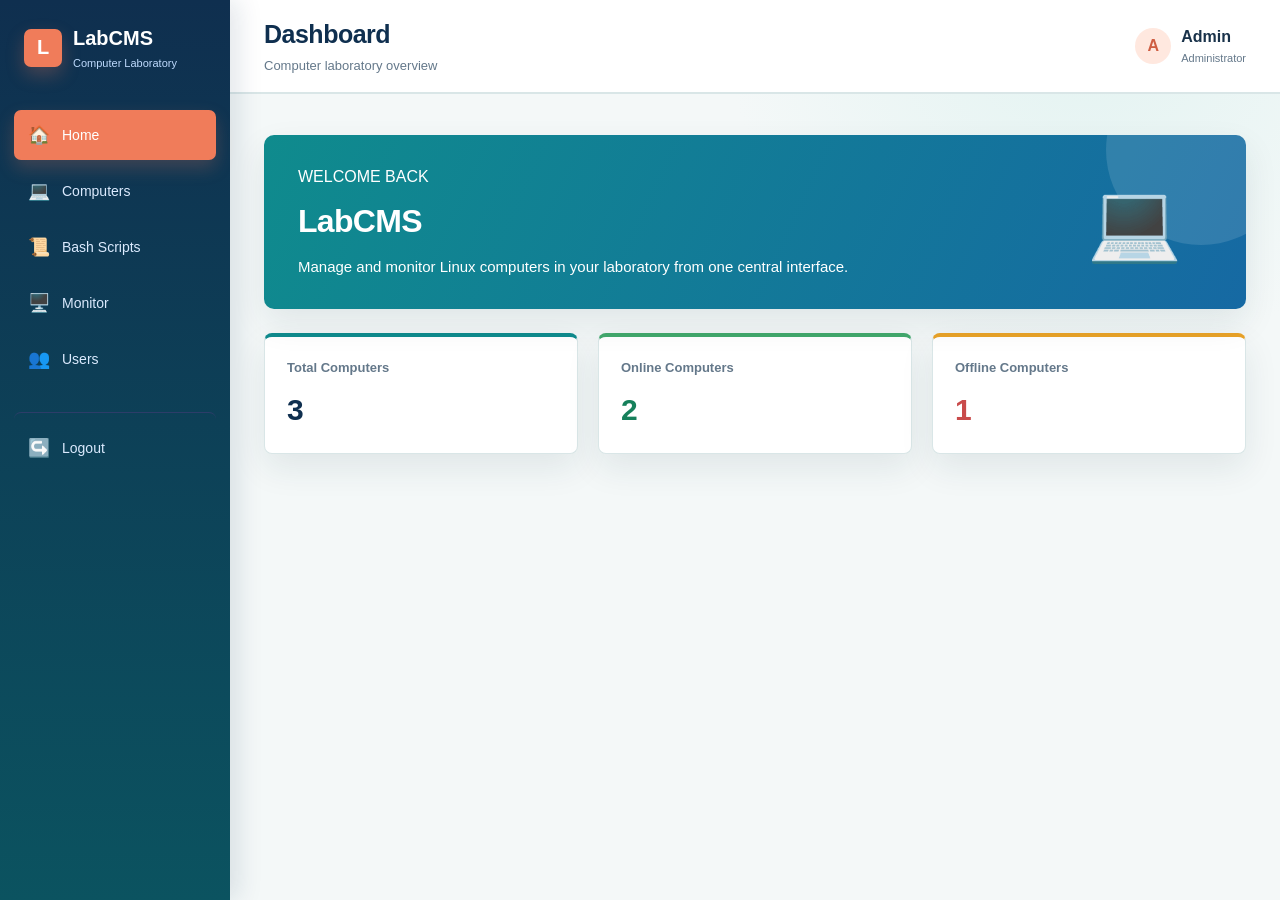
<file: frontend/index.html>
<!DOCTYPE html>
<html lang="en">
<head>
<meta charset="UTF-8">
<meta name="viewport" content="width=device-width, initial-scale=1.0">
<title>Dashboard - LabCMS</title>
<style>
:root{--navy:#172554;--blue:#2563eb;--light:#eff6ff;--page:#f5f7fb;--text:#1f2937;--muted:#64748b;--line:#e2e8f0;--white:#fff;--green:#15803d;--red:#b91c1c}*{box-sizing:border-box;margin:0;padding:0}body{background:var(--page);color:var(--text);font-family:Arial,sans-serif;min-height:100vh}.sidebar{background:var(--navy);color:var(--white);min-height:100vh;padding:24px 14px;position:fixed;width:230px}.brand{align-items:center;display:flex;gap:11px;margin:0 10px 38px}.brand-mark{align-items:center;background:var(--blue);border-radius:7px;display:flex;font-size:20px;font-weight:bold;height:38px;justify-content:center;width:38px}.brand-name{font-size:20px}.brand-label{color:#bfdbfe;font-size:11px;margin-top:3px}.navigation{display:grid;gap:6px}.navigation a{align-items:center;border-radius:7px;color:#dbeafe;display:flex;gap:12px;padding:12px 14px;text-decoration:none}.navigation a:hover,.navigation a.active{background:var(--blue);color:var(--white)}.icon{font-size:18px;text-align:center;width:22px}.logout{border-top:1px solid #2d3d69;margin-top:22px;padding-top:22px!important}.main{margin-left:230px;min-height:100vh}.topbar{align-items:center;background:var(--white);border-bottom:1px solid var(--line);display:flex;justify-content:space-between;min-height:76px;padding:16px 34px}.topbar h1{font-size:23px}.topbar p{color:var(--muted);font-size:13px;margin-top:5px}.admin{align-items:center;display:flex;gap:10px}.avatar{align-items:center;background:var(--light);border-radius:50%;color:var(--blue);display:flex;font-weight:bold;height:36px;justify-content:center;width:36px}.admin small{color:var(--muted);display:block;font-size:11px;margin-top:2px}.content{margin:0 auto;max-width:1180px;padding:34px}.welcome{align-items:center;background:linear-gradient(115deg,#1d4ed8,#2563eb);border-radius:10px;color:var(--white);display:flex;justify-content:space-between;margin-bottom:24px;overflow:hidden;padding:30px 34px}..eyebrow{font-size:12px;font-weight:bold;letter-spacing:.12em;opacity:.8}.welcome h2{font-size:28px;margin:10px 0}.welcome p{font-size:15px;line-height:1.6;max-width:610px}.welcome-art{font-size:76px;padding:0 30px}.stats{display:grid;gap:16px;grid-template-columns:repeat(3,1fr);margin-bottom:24px}.stat{background:var(--white);border:1px solid var(--line);border-radius:8px;padding:22px}.stat-label{color:var(--muted);font-size:13px}.stat-value{font-size:30px;margin-top:10px}.stat-value.green{color:var(--green)}.stat-value.red{color:var(--red)}.panel{background:var(--white);border:1px solid var(--line);border-radius:8px;padding:22px}.panel h2{font-size:18px;margin-bottom:18px}.admin-details{display:grid;gap:16px;grid-template-columns:repeat(2,1fr)}.detail{border-top:1px solid var(--line);padding-top:12px}.detail span{color:var(--muted);display:block;font-size:12px;margin-bottom:5px}.detail strong{font-size:14px}@media(max-width:700px){.sidebar{min-height:auto;padding:12px;position:static;width:100%}.brand{margin-bottom:16px}.navigation{grid-template-columns:repeat(3,1fr)}.navigation a{font-size:12px;justify-content:center;padding:10px 5px}.navigation .icon{display:none}.logout{border:0;margin:0;padding-top:10px!important}.main{margin-left:0}.topbar,.content{padding:20px}.admin-info{display:none}.welcome{align-items:flex-start;padding:24px;}.welcome-art{font-size:48px;padding:0 0 0 12px}.welcome h2{font-size:23px}.stats{grid-template-columns:1fr}.admin-details{grid-template-columns:1fr}}
</style>
<style>.content > .panel{display:none}</style>
<link rel="stylesheet" href="ui.css">
</head>
<body>
<aside class="sidebar"><div class="brand"><div class="brand-mark">L</div><div><div class="brand-name">LabCMS</div><div class="brand-label">Computer Laboratory</div></div></div><nav class="navigation" aria-label="Main navigation"><a class="active" aria-current="page" href="index.html"><span class="icon">🏠</span><span>Home</span></a><a href="computer.html"><span class="icon">💻</span><span>Computers</span></a><a href="scripts.html"><span class="icon">📜</span><span>Bash Scripts</span></a><a href="monitor.html"><span class="icon">🖥️</span><span>Monitor</span></a><a href="users.html"><span class="icon">👥</span><span>Users</span></a><a class="logout" href="#"><span class="icon">↪️</span><span>Logout</span></a></nav></aside>
<main class="main"><header class="topbar"><div><h1>Dashboard</h1><p>Computer laboratory overview</p></div><div class="admin"><div class="avatar">A</div><div class="admin-info"><strong>Admin</strong><small>Administrator</small></div></div></header><section class="content"><div class="welcome"><div><div class="eyebrow">WELCOME BACK</div><h2>LabCMS</h2><p>Manage and monitor Linux computers in your laboratory from one central interface.</p></div><div class="welcome-art">💻</div></div><div class="stats"><div class="stat"><div class="stat-label">Total Computers</div><div class="stat-value">3</div></div><div class="stat"><div class="stat-label">Online Computers</div><div class="stat-value green">2</div></div><div class="stat"><div class="stat-label">Offline Computers</div><div class="stat-value red">1</div></div></div><div class="panel"><h2>Administrator Information</h2><div class="admin-details"><div class="detail"><span>Name</span><strong>System Administrator</strong></div><div class="detail"><span>Username</span><strong>admin</strong></div><div class="detail"><span>Access</span><strong>Full laboratory management</strong></div><div class="detail"><span>System</span><strong>LabCMS Frontend</strong></div></div></div></section></main>
<script>document.querySelectorAll('.logout').forEach(function(button){button.addEventListener('click',function(event){event.preventDefault();localStorage.removeItem('labcmsLoggedIn');localStorage.removeItem('labcmsComputers');localStorage.removeItem('labcmsScripts');window.location.href='login.html'})});</script>
</body>
</html>
</file>
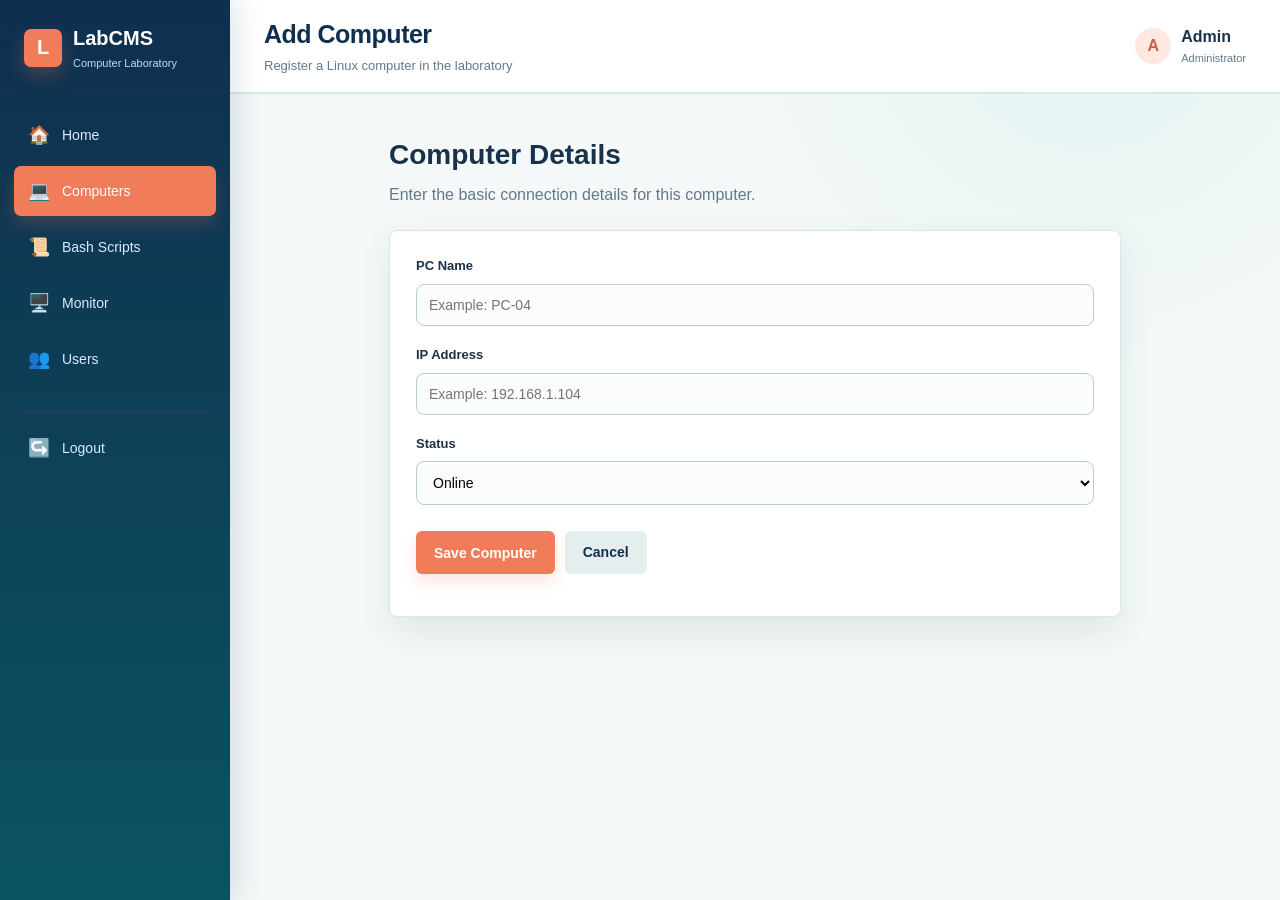
<file: frontend/add-computer.html>
<!DOCTYPE html>
<html lang="en">
<head>
<meta charset="UTF-8"><meta name="viewport" content="width=device-width, initial-scale=1.0"><title>Add Computer - LabCMS</title>
<style>
:root{--navy:#172554;--blue:#2563eb;--light:#eff6ff;--page:#f5f7fb;--text:#1f2937;--muted:#64748b;--line:#e2e8f0;--white:#fff}*{box-sizing:border-box;margin:0;padding:0}body{background:var(--page);color:var(--text);font-family:Arial,sans-serif;min-height:100vh}.sidebar{background:var(--navy);color:var(--white);min-height:100vh;padding:24px 14px;position:fixed;width:230px}.brand{align-items:center;display:flex;gap:11px;margin:0 10px 38px}.brand-mark{align-items:center;background:var(--blue);border-radius:7px;display:flex;font-size:20px;font-weight:bold;height:38px;justify-content:center;width:38px}.brand-name{font-size:20px}.brand-label{color:#bfdbfe;font-size:11px;margin-top:3px}.navigation{display:grid;gap:6px}.navigation a{align-items:center;border-radius:7px;color:#dbeafe;display:flex;gap:12px;padding:12px 14px;text-decoration:none}.navigation a:hover,.navigation a.active{background:var(--blue);color:#fff}.icon{font-size:18px;text-align:center;width:22px}.logout{border-top:1px solid #2d3d69;margin-top:22px;padding-top:22px!important}.main{margin-left:230px;min-height:100vh}.topbar{align-items:center;background:#fff;border-bottom:1px solid var(--line);display:flex;justify-content:space-between;min-height:76px;padding:16px 34px}.topbar h1{font-size:23px}.topbar p{color:var(--muted);font-size:13px;margin-top:5px}.admin{align-items:center;display:flex;gap:10px}.avatar{align-items:center;background:var(--light);border-radius:50%;color:var(--blue);display:flex;font-weight:bold;height:36px;justify-content:center;width:36px}.admin small{color:var(--muted);display:block;font-size:11px;margin-top:2px}.content{margin:0 auto;max-width:800px;padding:34px}.heading{margin-bottom:24px}.heading h2{font-size:28px;margin-bottom:7px}.heading p{color:var(--muted)}.form-box{background:#fff;border:1px solid var(--line);border-radius:8px;padding:26px}.field{margin-bottom:20px}.field label{display:block;font-size:13px;font-weight:bold;margin-bottom:8px}.field input,.field select{border:1px solid #cbd5e1;border-radius:6px;font-size:14px;padding:12px;width:100%}.field input:focus,.field select:focus{border-color:var(--blue);outline:2px solid var(--light)}.actions{display:flex;gap:10px;margin-top:26px}.button{border:0;border-radius:6px;cursor:pointer;font-size:14px;padding:11px 18px;text-decoration:none}.save{background:var(--blue);color:#fff}.cancel{background:#e2e8f0;color:#334155}.message{color:#15803d;font-size:13px;margin-top:16px}@media(max-width:700px){.sidebar{min-height:auto;padding:12px;position:static;width:100%}.brand{margin-bottom:16px}.navigation{grid-template-columns:repeat(3,1fr)}.navigation a{font-size:12px;justify-content:center;padding:10px 5px}.navigation .icon{display:none}.logout{border:0;margin:0;padding-top:10px!important}.main{margin-left:0}.topbar,.content{padding:20px}.admin-info{display:none}}
</style>
<link rel="stylesheet" href="ui.css">
</head>
<body>
<aside class="sidebar"><div class="brand"><div class="brand-mark">L</div><div><div class="brand-name">LabCMS</div><div class="brand-label">Computer Laboratory</div></div></div><nav class="navigation" aria-label="Main navigation"><a href="index.html"><span class="icon">🏠</span><span>Home</span></a><a class="active" aria-current="page" href="computer.html"><span class="icon">💻</span><span>Computers</span></a><a href="scripts.html"><span class="icon">📜</span><span>Bash Scripts</span></a><a href="monitor.html"><span class="icon">🖥️</span><span>Monitor</span></a><a href="users.html"><span class="icon">👥</span><span>Users</span></a><a class="logout" href="#"><span class="icon">↪️</span><span>Logout</span></a></nav></aside>
<main class="main"><header class="topbar"><div><h1>Add Computer</h1><p>Register a Linux computer in the laboratory</p></div><div class="admin"><div class="avatar">A</div><div class="admin-info"><strong>Admin</strong><small>Administrator</small></div></div></header><section class="content"><div class="heading"><h2>Computer Details</h2><p>Enter the basic connection details for this computer.</p></div><form class="form-box" id="computerForm"><div class="field"><label for="pcName">PC Name</label><input id="pcName" name="pcName" required placeholder="Example: PC-04"></div><div class="field"><label for="ipAddress">IP Address</label><input id="ipAddress" name="ipAddress" required placeholder="Example: 192.168.1.104" pattern="^(?:\d{1,3}\.){3}\d{1,3}$"></div><div class="field"><label for="status">Status</label><select id="status" name="status"><option value="Online">Online</option><option value="Offline">Offline</option></select></div><div class="actions"><button class="button save" type="submit">Save Computer</button><a class="button cancel" href="computer.html">Cancel</a></div><p class="message" id="message" role="status"></p></form></section></main>
<script></script>
<script>document.querySelectorAll('.logout').forEach(function(button){button.addEventListener('click',function(event){event.preventDefault();localStorage.removeItem('labcmsLoggedIn');localStorage.removeItem('labcmsComputers');localStorage.removeItem('labcmsScripts');window.location.href='login.html'})});</script>
<script>
var COMPUTER_API = 'http://127.0.0.1:8000/api/computers/';
document.getElementById('computerForm').addEventListener('submit', async function (event) {
	event.preventDefault();
	var message = document.getElementById('message');
	var data = {
		pc_name: document.getElementById('pcName').value.trim(),
		ip_address: document.getElementById('ipAddress').value.trim(),
		status: document.getElementById('status').value
	};

	try {
		var response = await fetch(COMPUTER_API, {
			method: 'POST',
			headers: {'Content-Type': 'application/json'},
			body: JSON.stringify(data)
		});
		var result = await response.json();
		if (!response.ok) {
			throw new Error(Object.values(result).flat().join(' '));
		}
		window.location.href = 'computer.html';
	} catch (error) {
		message.textContent = error.message || 'Unable to save the computer. Start the Django backend and try again.';
		message.style.color = '#b91c1c';
	}
});
</script>
</body>
</html>
</file>
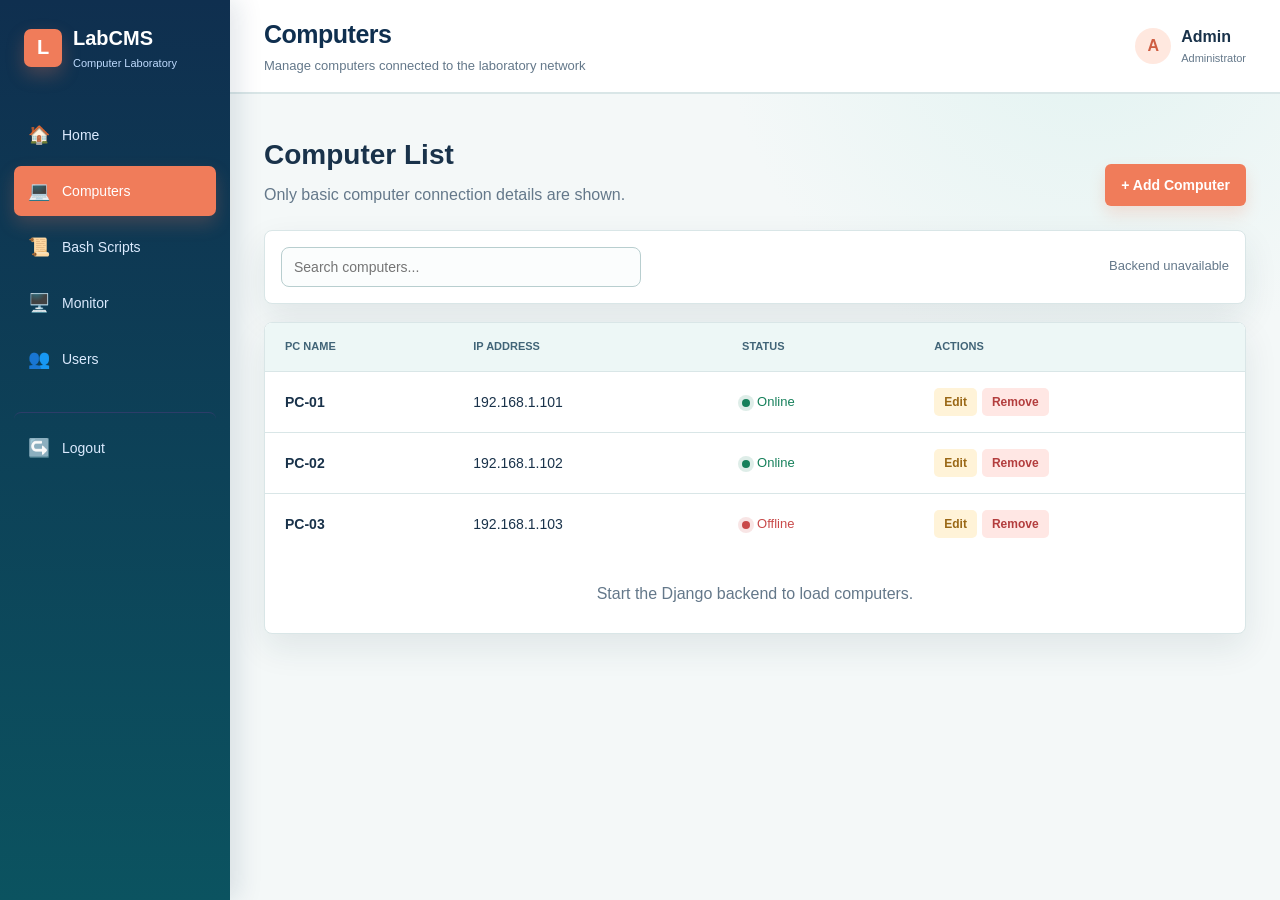
<file: frontend/computer.html>
<!DOCTYPE html>
<html lang="en">
<head>
<meta charset="UTF-8"><meta name="viewport" content="width=device-width, initial-scale=1.0"><title>Computers - LabCMS</title>
<style>
:root{--navy:#172554;--blue:#2563eb;--light:#eff6ff;--page:#f5f7fb;--text:#1f2937;--muted:#64748b;--line:#e2e8f0;--white:#fff;--green:#15803d;--red:#b91c1c}*{box-sizing:border-box;margin:0;padding:0}body{background:var(--page);color:var(--text);font-family:Arial,sans-serif;min-height:100vh}.sidebar{background:var(--navy);color:#fff;min-height:100vh;padding:24px 14px;position:fixed;width:230px}.brand{align-items:center;display:flex;gap:11px;margin:0 10px 38px}.brand-mark{align-items:center;background:var(--blue);border-radius:7px;display:flex;font-size:20px;font-weight:bold;height:38px;justify-content:center;width:38px}.brand-name{font-size:20px}.brand-label{color:#bfdbfe;font-size:11px;margin-top:3px}.navigation{display:grid;gap:6px}.navigation a{align-items:center;border-radius:7px;color:#dbeafe;display:flex;gap:12px;padding:12px 14px;text-decoration:none}.navigation a:hover,.navigation a.active{background:var(--blue);color:#fff}.icon{font-size:18px;text-align:center;width:22px}.logout{border-top:1px solid #2d3d69;margin-top:22px;padding-top:22px!important}.main{margin-left:230px;min-height:100vh}.topbar{align-items:center;background:#fff;border-bottom:1px solid var(--line);display:flex;justify-content:space-between;min-height:76px;padding:16px 34px}.topbar h1{font-size:23px}.topbar p{color:var(--muted);font-size:13px;margin-top:5px}.admin{align-items:center;display:flex;gap:10px}.avatar{align-items:center;background:var(--light);border-radius:50%;color:var(--blue);display:flex;font-weight:bold;height:36px;justify-content:center;width:36px}.admin small{color:var(--muted);display:block;font-size:11px;margin-top:2px}.content{margin:0 auto;max-width:1180px;padding:34px}.heading{align-items:flex-end;display:flex;justify-content:space-between;margin-bottom:24px}.heading h2{font-size:28px;margin-bottom:7px}.heading p{color:var(--muted)}.button{background:var(--blue);border:0;border-radius:6px;color:#fff;cursor:pointer;font-size:14px;padding:11px 16px;text-decoration:none}.toolbar{align-items:center;background:#fff;border:1px solid var(--line);border-radius:8px;display:flex;gap:14px;justify-content:space-between;margin-bottom:18px;padding:16px}.toolbar input{border:1px solid #cbd5e1;border-radius:6px;font-size:14px;padding:11px 12px;width:360px}.toolbar input:focus{border-color:var(--blue);outline:2px solid var(--light)}.computer-count{color:var(--muted);font-size:13px}.table-shell{background:#fff;border:1px solid var(--line);border-radius:8px;overflow-x:auto}table{border-collapse:collapse;min-width:700px;width:100%}th,td{border-bottom:1px solid var(--line);padding:16px 20px;text-align:left}th{background:#f8fafc;color:#475569;font-size:12px;letter-spacing:.04em;text-transform:uppercase}td{font-size:14px}tbody tr:last-child td{border-bottom:0}.status{align-items:center;display:inline-flex;font-size:13px;gap:7px}.status:before{background:currentColor;border-radius:50%;content:'';height:8px;width:8px}.online{color:var(--green)}.offline{color:var(--red)}.action{border:0;border-radius:5px;cursor:pointer;font-size:12px;margin-right:5px;padding:7px 10px}.edit{background:#fef3c7;color:#92400e}.remove{background:#fee2e2;color:var(--red)}.empty{color:var(--muted);display:none;padding:28px;text-align:center}@media(max-width:700px){.sidebar{min-height:auto;padding:12px;position:static;width:100%}.brand{margin-bottom:16px}.navigation{grid-template-columns:repeat(3,1fr)}.navigation a{font-size:12px;justify-content:center;padding:10px 5px}.navigation .icon{display:none}.logout{border:0;margin:0;padding-top:10px!important}.main{margin-left:0}.topbar,.content{padding:20px}.admin-info{display:none}.heading{align-items:flex-start;flex-direction:column;gap:15px}.toolbar{align-items:stretch;flex-direction:column}.toolbar input{width:100%}}
</style>
<link rel="stylesheet" href="ui.css">
</head>
<body>
<aside class="sidebar"><div class="brand"><div class="brand-mark">L</div><div><div class="brand-name">LabCMS</div><div class="brand-label">Computer Laboratory</div></div></div><nav class="navigation" aria-label="Main navigation"><a href="index.html"><span class="icon">🏠</span><span>Home</span></a><a class="active" aria-current="page" href="computer.html"><span class="icon">💻</span><span>Computers</span></a><a href="scripts.html"><span class="icon">📜</span><span>Bash Scripts</span></a><a href="monitor.html"><span class="icon">🖥️</span><span>Monitor</span></a><a href="users.html"><span class="icon">👥</span><span>Users</span></a><a class="logout" href="#"><span class="icon">↪️</span><span>Logout</span></a></nav></aside>
<main class="main"><header class="topbar"><div><h1>Computers</h1><p>Manage computers connected to the laboratory network</p></div><div class="admin"><div class="avatar">A</div><div class="admin-info"><strong>Admin</strong><small>Administrator</small></div></div></header><section class="content"><div class="heading"><div><h2>Computer List</h2><p>Only basic computer connection details are shown.</p></div><a class="button" href="add-computer.html">+ Add Computer</a></div><div class="toolbar"><input id="searchInput" type="search" placeholder="Search computers..." oninput="renderComputers()"><span class="computer-count" id="computerCount"></span></div><div class="table-shell"><table><thead><tr><th>PC Name</th><th>IP Address</th><th>Status</th><th>Actions</th></tr></thead><tbody id="computerRows"><tr data-name="PC-01" data-ip="192.168.1.101" data-status="Online"><td><strong>PC-01</strong></td><td>192.168.1.101</td><td><span class="status online">Online</span></td><td><button class="action edit" onclick="editComputer(this)">Edit</button><button class="action remove" onclick="removeComputer(this)">Remove</button></td></tr><tr data-name="PC-02" data-ip="192.168.1.102" data-status="Online"><td><strong>PC-02</strong></td><td>192.168.1.102</td><td><span class="status online">Online</span></td><td><button class="action edit" onclick="editComputer(this)">Edit</button><button class="action remove" onclick="removeComputer(this)">Remove</button></td></tr><tr data-name="PC-03" data-ip="192.168.1.103" data-status="Offline"><td><strong>PC-03</strong></td><td>192.168.1.103</td><td><span class="status offline">Offline</span></td><td><button class="action edit" onclick="editComputer(this)">Edit</button><button class="action remove" onclick="removeComputer(this)">Remove</button></td></tr></tbody></table><p class="empty" id="emptyState">No computers match your search.</p></div></section></main>
<script>var storedComputers=JSON.parse(localStorage.getItem('labcmsComputers')||'[]');storedComputers.forEach(function(item){addComputerRow(item)});function addComputerRow(item){var row=document.createElement('tr');row.dataset.name=item.name;row.dataset.ip=item.ip;row.dataset.status=item.status;row.innerHTML='<td><strong>'+item.name+'</strong></td><td>'+item.ip+'</td><td><span class="status '+(item.status==='Online'?'online':'offline')+'">'+item.status+'</span></td><td><button class="action edit" onclick="editComputer(this)">Edit</button><button class="action remove" onclick="removeComputer(this)">Remove</button></td>';document.getElementById('computerRows').appendChild(row)}function renderComputers(){var query=document.getElementById('searchInput').value.toLowerCase();var rows=document.querySelectorAll('#computerRows tr');var shown=0;rows.forEach(function(row){var matches=(row.dataset.name+' '+row.dataset.ip+' '+row.dataset.status).toLowerCase().includes(query);row.style.display=matches?'':'none';if(matches){shown++}});document.getElementById('computerCount').textContent=shown+(shown===1?' computer':' computers');document.getElementById('emptyState').style.display=shown?'none':'block'}function removeComputer(button){if(confirm('Remove this computer?')){button.closest('tr').remove();renderComputers()}}function editComputer(button){var row=button.closest('tr');var name=prompt('PC Name',row.dataset.name);if(name===null){return}var ip=prompt('IP Address',row.dataset.ip);if(ip===null){return}row.dataset.name=name.trim();row.dataset.ip=ip.trim();row.children[0].innerHTML='<strong>'+row.dataset.name+'</strong>';row.children[1].textContent=row.dataset.ip;renderComputers()}renderComputers();</script>
<script>document.querySelectorAll('.logout').forEach(function(button){button.addEventListener('click',function(event){event.preventDefault();localStorage.removeItem('labcmsLoggedIn');localStorage.removeItem('labcmsComputers');localStorage.removeItem('labcmsScripts');window.location.href='login.html'})});</script>
<script>
var COMPUTER_API = 'http://127.0.0.1:8000/api/computers/';
var computerRows = document.getElementById('computerRows');

function escapeComputerText(value) {
	return String(value).replace(/[&<>"']/g, function (character) {
		return {'&': '&amp;', '<': '&lt;', '>': '&gt;', '"': '&quot;', "'": '&#039;'}[character];
	});
}

function renderApiComputers(computers) {
	computerRows.innerHTML = '';
	computers.forEach(function (computer) {
		var row = document.createElement('tr');
		row.dataset.id = computer.id;
		row.dataset.name = computer.pc_name;
		row.dataset.ip = computer.ip_address;
		row.dataset.status = computer.status;
		row.innerHTML = '<td><strong>' + escapeComputerText(computer.pc_name) + '</strong></td>' +
			'<td>' + escapeComputerText(computer.ip_address) + '</td>' +
			'<td><span class="status ' + (computer.status === 'Online' ? 'online' : 'offline') + '">' + escapeComputerText(computer.status) + '</span></td>' +
			'<td><button class="action edit" onclick="editComputer(this)">Edit</button><button class="action remove" onclick="removeComputer(this)">Remove</button></td>';
		computerRows.appendChild(row);
	});
	renderComputers();
}

async function loadApiComputers() {
	try {
		var response = await fetch(COMPUTER_API);
		if (!response.ok) throw new Error('The computer API is unavailable.');
		var data = await response.json();
		renderApiComputers(data);
	} catch (error) {
		document.getElementById('computerCount').textContent = 'Backend unavailable';
		document.getElementById('emptyState').textContent = 'Start the Django backend to load computers.';
		document.getElementById('emptyState').style.display = 'block';
	}
}

window.removeComputer = async function (button) {
	var row = button.closest('tr');
	if (!confirm('Remove this computer?')) return;
	var response = await fetch(COMPUTER_API + row.dataset.id + '/', {method: 'DELETE'});
	if (!response.ok) { alert('Unable to remove this computer.'); return; }
	row.remove();
	renderComputers();
};

window.editComputer = async function (button) {
	var row = button.closest('tr');
	var name = prompt('PC Name', row.dataset.name);
	if (name === null) return;
	var ip = prompt('IP Address', row.dataset.ip);
	if (ip === null) return;
	var response = await fetch(COMPUTER_API + row.dataset.id + '/', {
		method: 'PATCH',
		headers: {'Content-Type': 'application/json'},
		body: JSON.stringify({pc_name: name.trim(), ip_address: ip.trim()})
	});
	if (!response.ok) { alert('Unable to update this computer.'); return; }
	loadApiComputers();
};

loadApiComputers();
</script>
</body>
</html>
</file>
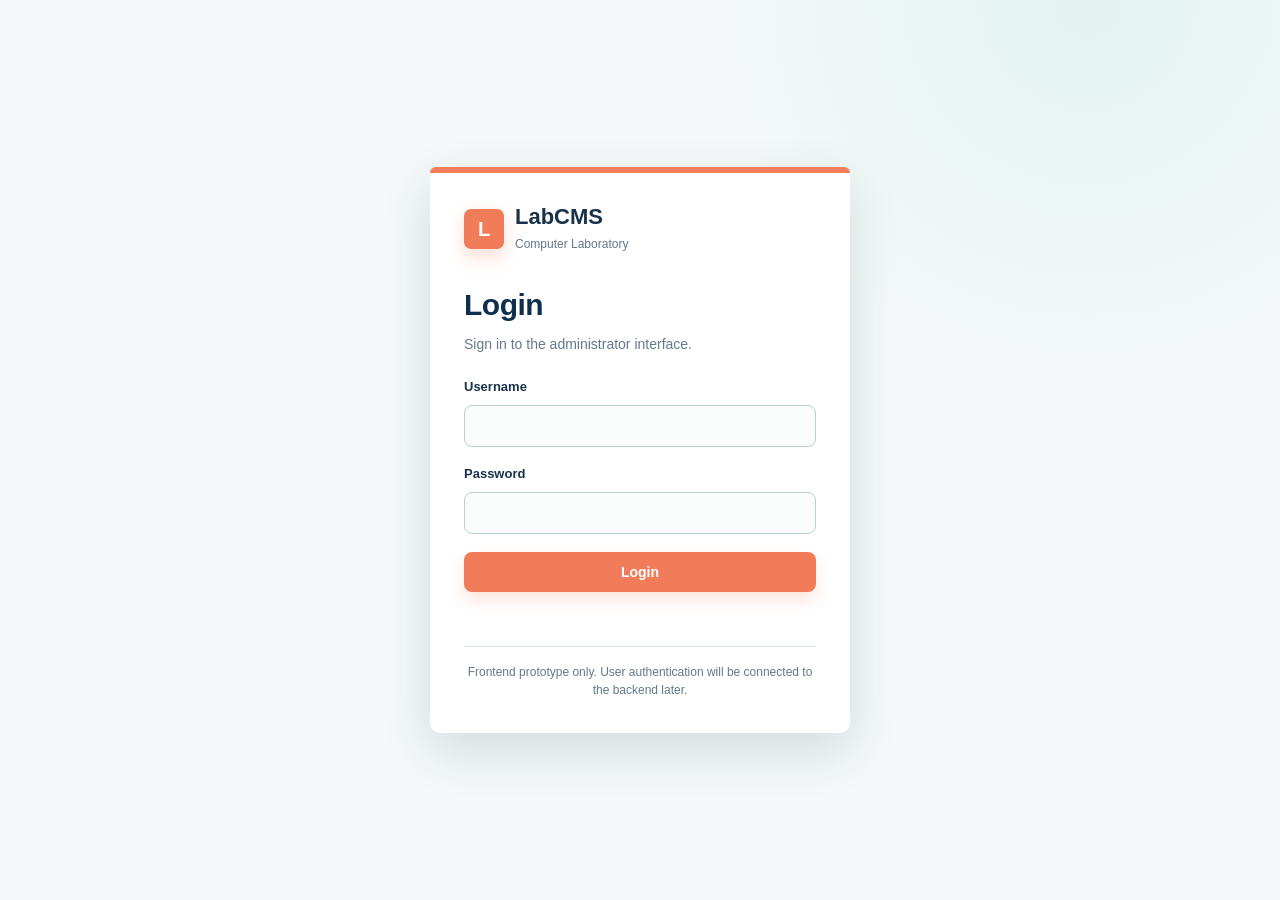
<file: frontend/login.html>
<!DOCTYPE html>
<html lang="en">
<head>
<meta charset="UTF-8">
<meta name="viewport" content="width=device-width, initial-scale=1.0">
<title>Login - LabCMS</title>
<style>
:root{--navy:#172554;--blue:#2563eb;--light:#eff6ff;--page:#f5f7fb;--text:#1f2937;--muted:#64748b;--line:#cbd5e1;--white:#fff}*{box-sizing:border-box;margin:0;padding:0}body{align-items:center;background:linear-gradient(135deg,#eff6ff,#f8fafc);color:var(--text);display:flex;font-family:Arial,sans-serif;justify-content:center;min-height:100vh;padding:20px}.login-card{background:var(--white);border:1px solid #e2e8f0;border-radius:10px;box-shadow:0 14px 34px rgba(23,37,84,.1);max-width:420px;padding:34px;width:100%}.brand{align-items:center;display:flex;gap:11px;margin-bottom:30px}.brand-mark{align-items:center;background:var(--blue);border-radius:7px;color:#fff;display:flex;font-size:20px;font-weight:bold;height:40px;justify-content:center;width:40px}.brand-name{font-size:22px}.brand-label{color:var(--muted);font-size:12px;margin-top:3px}.heading{margin-bottom:24px}.heading h1{font-size:26px;margin-bottom:7px}.heading p{color:var(--muted);font-size:14px}.field{margin-bottom:18px}.field label{display:block;font-size:13px;font-weight:bold;margin-bottom:8px}.field input{border:1px solid var(--line);border-radius:6px;font-size:14px;padding:12px;width:100%}.field input:focus{border-color:var(--blue);outline:2px solid var(--light)}.login-button{background:var(--blue);border:0;border-radius:6px;color:#fff;cursor:pointer;font-size:14px;font-weight:bold;padding:12px;width:100%}.login-button:hover{background:#1d4ed8}.message{color:#b91c1c;font-size:13px;margin-top:14px;min-height:18px}.note{color:var(--muted);font-size:12px;line-height:1.5;margin-top:22px;text-align:center}
</style>
<link rel="stylesheet" href="ui.css">
</head>
<body>
<main class="login-card">
<div class="brand"><div class="brand-mark">L</div><div><div class="brand-name">LabCMS</div><div class="brand-label">Computer Laboratory</div></div></div>
<div class="heading"><h1>Login</h1><p>Sign in to the administrator interface.</p></div>
<form id="loginForm"><div class="field"><label for="username">Username</label><input id="username" autocomplete="username" required></div><div class="field"><label for="password">Password</label><input id="password" type="password" autocomplete="current-password" required></div><button class="login-button" type="submit">Login</button><p class="message" id="message" role="alert"></p></form>
<p class="note">Frontend prototype only. User authentication will be connected to the backend later.</p>
</main>
<script>document.getElementById('loginForm').addEventListener('submit',function(event){event.preventDefault();var username=document.getElementById('username').value.trim();var password=document.getElementById('password').value;var message=document.getElementById('message');if(!username||!password){message.textContent='Enter your username and password.';return}localStorage.setItem('labcmsLoggedIn','true');window.location.href='index.html'});</script>
</body>
</html>
</file>
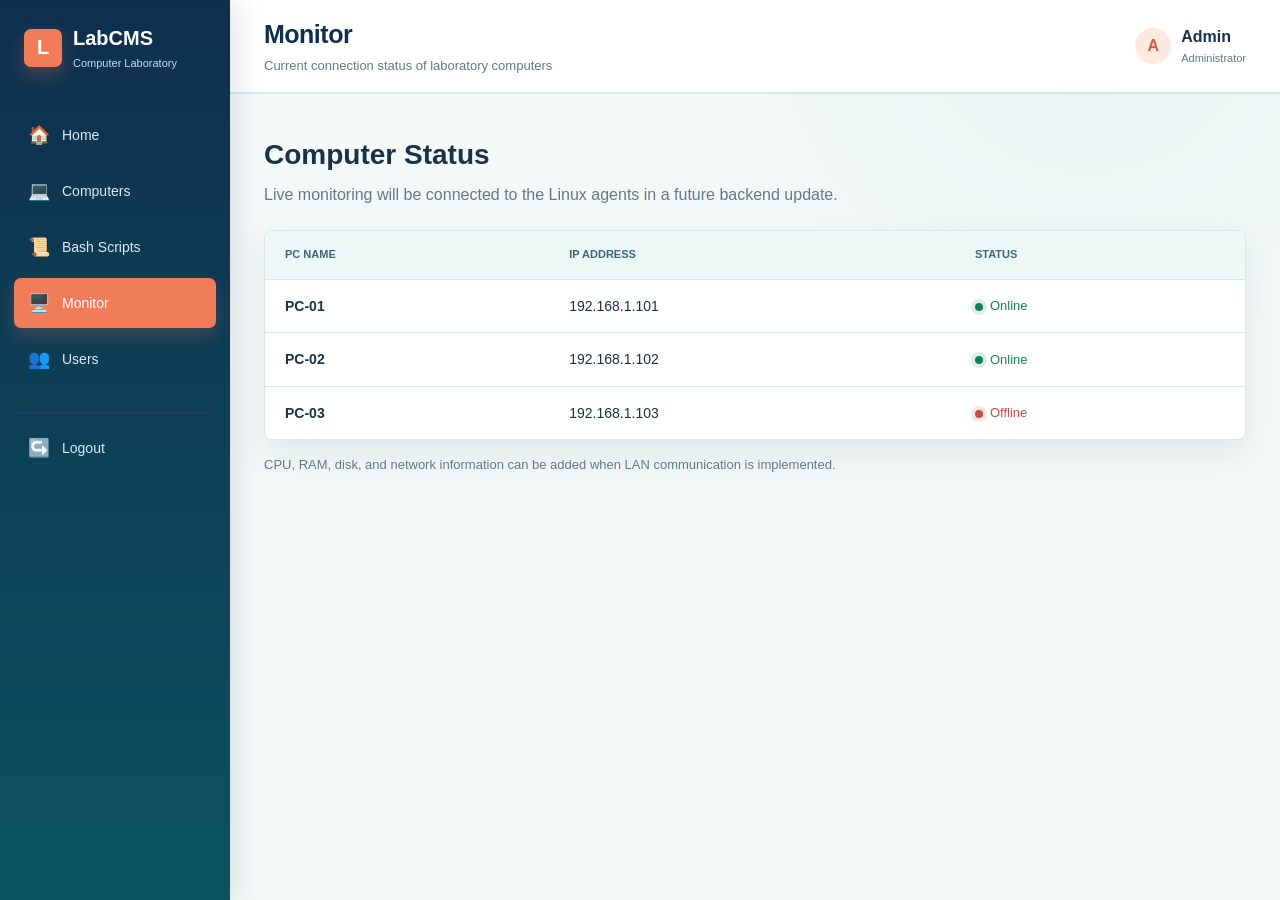
<file: frontend/monitor.html>
<!DOCTYPE html>
<html lang="en">
<head>
<meta charset="UTF-8"><meta name="viewport" content="width=device-width, initial-scale=1.0"><title>Monitor - LabCMS</title>
<style>
:root{--navy:#172554;--blue:#2563eb;--light:#eff6ff;--page:#f5f7fb;--text:#1f2937;--muted:#64748b;--line:#e2e8f0;--white:#fff;--green:#15803d;--red:#b91c1c}*{box-sizing:border-box;margin:0;padding:0}body{background:var(--page);color:var(--text);font-family:Arial,sans-serif;min-height:100vh}.sidebar{background:var(--navy);color:#fff;min-height:100vh;padding:24px 14px;position:fixed;width:230px}.brand{align-items:center;display:flex;gap:11px;margin:0 10px 38px}.brand-mark{align-items:center;background:var(--blue);border-radius:7px;display:flex;font-size:20px;font-weight:bold;height:38px;justify-content:center;width:38px}.brand-name{font-size:20px}.brand-label{color:#bfdbfe;font-size:11px;margin-top:3px}.navigation{display:grid;gap:6px}.navigation a{align-items:center;border-radius:7px;color:#dbeafe;display:flex;gap:12px;padding:12px 14px;text-decoration:none}.navigation a:hover,.navigation a.active{background:var(--blue);color:#fff}.icon{font-size:18px;text-align:center;width:22px}.logout{border-top:1px solid #2d3d69;margin-top:22px;padding-top:22px!important}.main{margin-left:230px;min-height:100vh}.topbar{align-items:center;background:#fff;border-bottom:1px solid var(--line);display:flex;justify-content:space-between;min-height:76px;padding:16px 34px}.topbar h1{font-size:23px}.topbar p{color:var(--muted);font-size:13px;margin-top:5px}.admin{align-items:center;display:flex;gap:10px}.avatar{align-items:center;background:var(--light);border-radius:50%;color:var(--blue);display:flex;font-weight:bold;height:36px;justify-content:center;width:36px}.admin small{color:var(--muted);display:block;font-size:11px;margin-top:2px}.content{margin:0 auto;max-width:1180px;padding:34px}.heading{margin-bottom:24px}.heading h2{font-size:28px;margin-bottom:7px}.heading p{color:var(--muted)}.table-shell{background:#fff;border:1px solid var(--line);border-radius:8px;overflow-x:auto}table{border-collapse:collapse;min-width:600px;width:100%}th,td{border-bottom:1px solid var(--line);padding:16px 20px;text-align:left}th{background:#f8fafc;color:#475569;font-size:12px;letter-spacing:.04em;text-transform:uppercase}td{font-size:14px}tbody tr:last-child td{border-bottom:0}.status{align-items:center;display:inline-flex;font-size:13px;gap:7px}.status:before{background:currentColor;border-radius:50%;content:'';height:8px;width:8px}.online{color:var(--green)}.offline{color:var(--red)}.note{color:var(--muted);font-size:13px;margin-top:16px}@media(max-width:700px){.sidebar{min-height:auto;padding:12px;position:static;width:100%}.brand{margin-bottom:16px}.navigation{grid-template-columns:repeat(3,1fr)}.navigation a{font-size:12px;justify-content:center;padding:10px 5px}.navigation .icon{display:none}.logout{border:0;margin:0;padding-top:10px!important}.main{margin-left:0}.topbar,.content{padding:20px}.admin-info{display:none}}
</style>
<link rel="stylesheet" href="ui.css">
</head>
<body>
<aside class="sidebar"><div class="brand"><div class="brand-mark">L</div><div><div class="brand-name">LabCMS</div><div class="brand-label">Computer Laboratory</div></div></div><nav class="navigation" aria-label="Main navigation"><a href="index.html"><span class="icon">🏠</span><span>Home</span></a><a href="computer.html"><span class="icon">💻</span><span>Computers</span></a><a href="scripts.html"><span class="icon">📜</span><span>Bash Scripts</span></a><a class="active" aria-current="page" href="monitor.html"><span class="icon">🖥️</span><span>Monitor</span></a><a href="users.html"><span class="icon">👥</span><span>Users</span></a><a class="logout" href="#"><span class="icon">↪️</span><span>Logout</span></a></nav></aside>
<main class="main"><header class="topbar"><div><h1>Monitor</h1><p>Current connection status of laboratory computers</p></div><div class="admin"><div class="avatar">A</div><div class="admin-info"><strong>Admin</strong><small>Administrator</small></div></div></header><section class="content"><div class="heading"><h2>Computer Status</h2><p>Live monitoring will be connected to the Linux agents in a future backend update.</p></div><div class="table-shell"><table><thead><tr><th>PC Name</th><th>IP Address</th><th>Status</th></tr></thead><tbody><tr><td><strong>PC-01</strong></td><td>192.168.1.101</td><td><span class="status online">Online</span></td></tr><tr><td><strong>PC-02</strong></td><td>192.168.1.102</td><td><span class="status online">Online</span></td></tr><tr><td><strong>PC-03</strong></td><td>192.168.1.103</td><td><span class="status offline">Offline</span></td></tr></tbody></table></div><p class="note">CPU, RAM, disk, and network information can be added when LAN communication is implemented.</p></section></main>
<script>document.querySelectorAll('.logout').forEach(function(button){button.addEventListener('click',function(event){event.preventDefault();localStorage.removeItem('labcmsLoggedIn');localStorage.removeItem('labcmsComputers');localStorage.removeItem('labcmsScripts');window.location.href='login.html'})});</script>
</body>
</html>
</file>
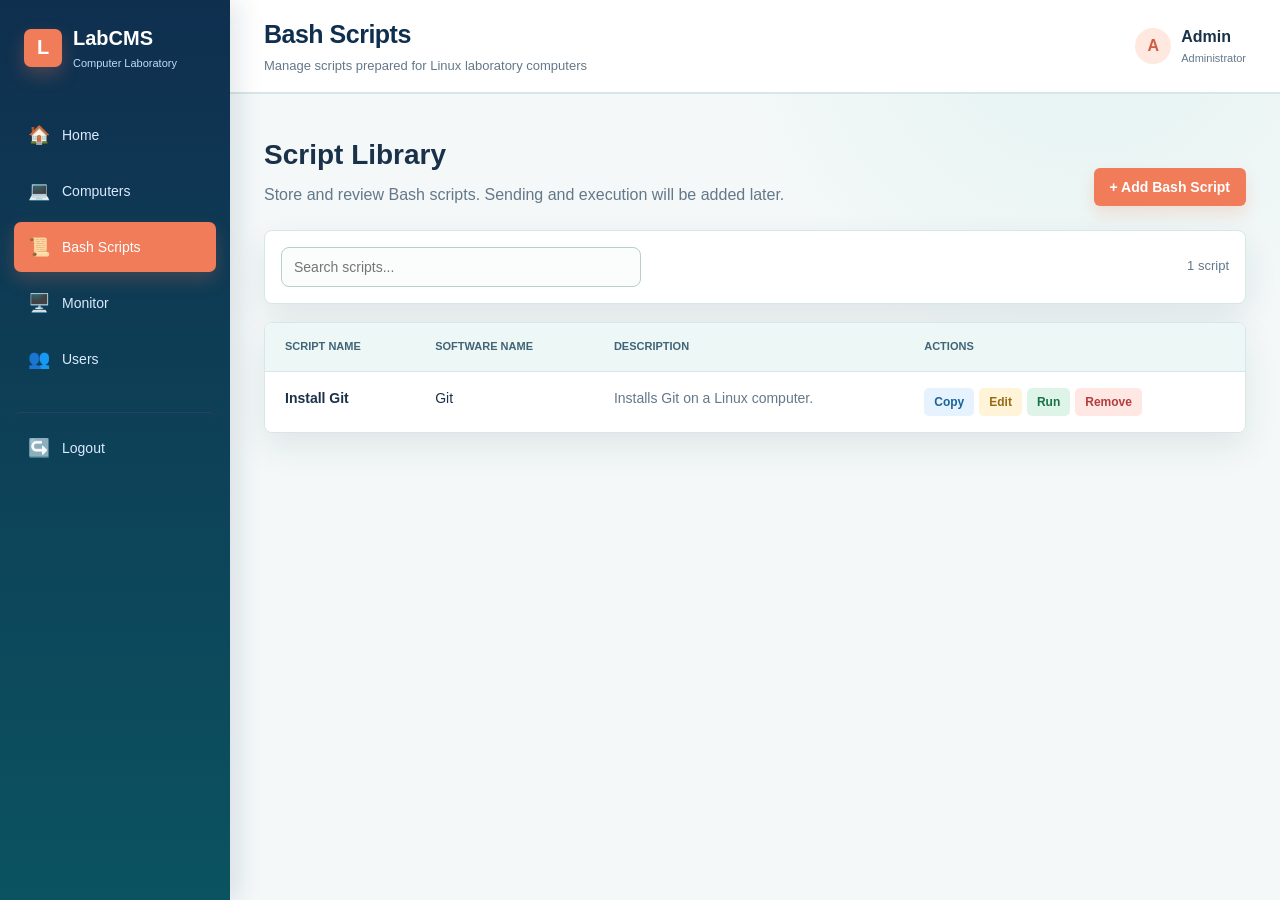
<file: frontend/scripts.html>
<!DOCTYPE html>
<html lang="en">
<head>
<meta charset="UTF-8"><meta name="viewport" content="width=device-width, initial-scale=1.0"><title>Bash Scripts - LabCMS</title>
<style>
:root{--navy:#172554;--blue:#2563eb;--light:#eff6ff;--page:#f5f7fb;--text:#1f2937;--muted:#64748b;--line:#e2e8f0;--white:#fff;--red:#b91c1c}*{box-sizing:border-box;margin:0;padding:0}body{background:var(--page);color:var(--text);font-family:Arial,sans-serif;min-height:100vh}.sidebar{background:var(--navy);color:#fff;min-height:100vh;padding:24px 14px;position:fixed;width:230px}.brand{align-items:center;display:flex;gap:11px;margin:0 10px 38px}.brand-mark{align-items:center;background:var(--blue);border-radius:7px;display:flex;font-size:20px;font-weight:bold;height:38px;justify-content:center;width:38px}.brand-name{font-size:20px}.brand-label{color:#bfdbfe;font-size:11px;margin-top:3px}.navigation{display:grid;gap:6px}.navigation a{align-items:center;border-radius:7px;color:#dbeafe;display:flex;gap:12px;padding:12px 14px;text-decoration:none}.navigation a:hover,.navigation a.active{background:var(--blue);color:#fff}.icon{font-size:18px;text-align:center;width:22px}.logout{border-top:1px solid #2d3d69;margin-top:22px;padding-top:22px!important}.main{margin-left:230px;min-height:100vh}.topbar{align-items:center;background:#fff;border-bottom:1px solid var(--line);display:flex;justify-content:space-between;min-height:76px;padding:16px 34px}.topbar h1{font-size:23px}.topbar p{color:var(--muted);font-size:13px;margin-top:5px}.admin{align-items:center;display:flex;gap:10px}.avatar{align-items:center;background:var(--light);border-radius:50%;color:var(--blue);display:flex;font-weight:bold;height:36px;justify-content:center;width:36px}.admin small{color:var(--muted);display:block;font-size:11px;margin-top:2px}.content{margin:0 auto;max-width:1180px;padding:34px}.heading{align-items:flex-end;display:flex;justify-content:space-between;margin-bottom:24px}.heading h2{font-size:28px;margin-bottom:7px}.heading p{color:var(--muted)}.button{background:var(--blue);border:0;border-radius:6px;color:#fff;cursor:pointer;font-size:14px;padding:11px 16px}.toolbar{align-items:center;background:#fff;border:1px solid var(--line);border-radius:8px;display:flex;gap:14px;justify-content:space-between;margin-bottom:18px;padding:16px}.toolbar input{border:1px solid #cbd5e1;border-radius:6px;font-size:14px;padding:11px 12px;width:360px}.toolbar input:focus,.form-box input:focus,.form-box textarea:focus{border-color:var(--blue);outline:2px solid var(--light)}.script-count{color:var(--muted);font-size:13px}.table-shell{background:#fff;border:1px solid var(--line);border-radius:8px;overflow-x:auto}table{border-collapse:collapse;min-width:760px;width:100%}th,td{border-bottom:1px solid var(--line);padding:16px 20px;text-align:left}th{background:#f8fafc;color:#475569;font-size:12px;letter-spacing:.04em;text-transform:uppercase}td{font-size:14px;vertical-align:top}tbody tr:last-child td{border-bottom:0}.description{color:var(--muted);max-width:300px}.action{border:0;border-radius:5px;cursor:pointer;font-size:12px;margin-right:5px;padding:7px 10px}.edit{background:#fef3c7;color:#92400e}.remove{background:#fee2e2;color:var(--red)}.copy{background:var(--light);color:#1d4ed8}.form-box{background:#fff;border:1px solid var(--line);border-radius:8px;display:none;margin-bottom:18px;padding:20px}.form-box.open{display:block}.form-grid{display:grid;gap:16px;grid-template-columns:1fr 1fr}.form-box label{display:block;font-size:13px;font-weight:bold;margin-bottom:7px}.form-box input,.form-box textarea{border:1px solid #cbd5e1;border-radius:6px;font-size:14px;padding:11px;width:100%}.form-box textarea{min-height:130px;resize:vertical}.full{grid-column:1/-1}.form-actions{display:flex;gap:10px;margin-top:16px}.secondary{background:#e2e8f0;color:#334155}@media(max-width:700px){.sidebar{min-height:auto;padding:12px;position:static;width:100%}.brand{margin-bottom:16px}.navigation{grid-template-columns:repeat(3,1fr)}.navigation a{font-size:12px;justify-content:center;padding:10px 5px}.navigation .icon{display:none}.logout{border:0;margin:0;padding-top:10px!important}.main{margin-left:0}.topbar,.content{padding:20px}.admin-info{display:none}.heading{align-items:flex-start;flex-direction:column;gap:15px}.toolbar{align-items:stretch;flex-direction:column}.toolbar input{width:100%}.form-grid{grid-template-columns:1fr}}
</style>
<link rel="stylesheet" href="ui.css">
<style>.run{background:#dff4e9;color:#177245}</style>
</head>
<body>
<aside class="sidebar"><div class="brand"><div class="brand-mark">L</div><div><div class="brand-name">LabCMS</div><div class="brand-label">Computer Laboratory</div></div></div><nav class="navigation" aria-label="Main navigation"><a href="index.html"><span class="icon">🏠</span><span>Home</span></a><a href="computer.html"><span class="icon">💻</span><span>Computers</span></a><a class="active" aria-current="page" href="scripts.html"><span class="icon">📜</span><span>Bash Scripts</span></a><a href="monitor.html"><span class="icon">🖥️</span><span>Monitor</span></a><a href="users.html"><span class="icon">👥</span><span>Users</span></a><a class="logout" href="#"><span class="icon">↪️</span><span>Logout</span></a></nav></aside>
<main class="main"><header class="topbar"><div><h1>Bash Scripts</h1><p>Manage scripts prepared for Linux laboratory computers</p></div><div class="admin"><div class="avatar">A</div><div class="admin-info"><strong>Admin</strong><small>Administrator</small></div></div></header><section class="content"><div class="heading"><div><h2>Script Library</h2><p>Store and review Bash scripts. Sending and execution will be added later.</p></div><button class="button" type="button" onclick="toggleForm()">+ Add Bash Script</button></div><form class="form-box" id="scriptForm"><div class="form-grid"><div><label for="scriptName">Script Name</label><input id="scriptName" required></div><div><label for="softwareName">Software Name</label><input id="softwareName" required></div><div class="full"><label for="description">Description</label><input id="description" required></div><div class="full"><label for="code">Bash Script Code</label><textarea id="code" required spellcheck="false">#!/bin/bash
</textarea></div></div><div class="form-actions"><button class="button" type="submit">Save Script</button><button class="button secondary" type="button" onclick="toggleForm()">Cancel</button></div></form><div class="toolbar"><input id="searchInput" type="search" placeholder="Search scripts..." oninput="renderScripts()"><span class="script-count" id="scriptCount">1 script</span></div><div class="table-shell"><table><thead><tr><th>Script Name</th><th>Software Name</th><th>Description</th><th>Actions</th></tr></thead><tbody id="scriptRows"></tbody></table></div></section></main>
<script>var scripts=JSON.parse(localStorage.getItem('labcmsScripts')||'null')||[{name:'Install Git',software:'Git',description:'Installs Git on a Linux computer.',code:'#!/bin/bash\nsudo apt update\nsudo apt install git -y'}];var editingIndex=-1;function saveScripts(){localStorage.setItem('labcmsScripts',JSON.stringify(scripts))}function renderScripts(){var query=document.getElementById('searchInput').value.toLowerCase();var rows=document.getElementById('scriptRows');rows.innerHTML='';var shown=0;scripts.forEach(function(item,index){if(![item.name,item.software,item.description].join(' ').toLowerCase().includes(query)){return}shown++;var row=document.createElement('tr');row.innerHTML='<td><strong>'+escapeHtml(item.name)+'</strong></td><td>'+escapeHtml(item.software)+'</td><td class="description">'+escapeHtml(item.description)+'</td><td><button class="action copy" onclick="copyScript('+index+')">Copy</button><button class="action edit" onclick="editScript('+index+')">Edit</button><button class="action remove" onclick="removeScript('+index+')">Remove</button></td>';rows.appendChild(row)});document.getElementById('scriptCount').textContent=shown+(shown===1?' script':' scripts')}function escapeHtml(value){return value.replace(/[&<>\"']/g,function(character){return {'&':'&amp;','<':'&lt;','>':'&gt;','\"':'&quot;',"'":'&#039;'}[character]})}function toggleForm(){document.getElementById('scriptForm').classList.toggle('open');if(!document.getElementById('scriptForm').classList.contains('open')){editingIndex=-1;document.getElementById('scriptForm').reset();document.getElementById('code').value='#!/bin/bash\n'}}document.getElementById('scriptForm').addEventListener('submit',function(event){event.preventDefault();var item={name:document.getElementById('scriptName').value.trim(),software:document.getElementById('softwareName').value.trim(),description:document.getElementById('description').value.trim(),code:document.getElementById('code').value};if(editingIndex<0){scripts.push(item)}else{scripts[editingIndex]=item}saveScripts();renderScripts();toggleForm()});function editScript(index){editingIndex=index;var item=scripts[index];document.getElementById('scriptName').value=item.name;document.getElementById('softwareName').value=item.software;document.getElementById('description').value=item.description;document.getElementById('code').value=item.code;document.getElementById('scriptForm').classList.add('open')}function removeScript(index){if(confirm('Remove this Bash script?')){scripts.splice(index,1);saveScripts();renderScripts()}}function copyScript(index){navigator.clipboard.writeText(scripts[index].code).then(function(){alert('Bash script copied.')})}renderScripts();</script>
<script>document.querySelectorAll('.logout').forEach(function(button){button.addEventListener('click',function(event){event.preventDefault();localStorage.removeItem('labcmsLoggedIn');localStorage.removeItem('labcmsComputers');localStorage.removeItem('labcmsScripts');window.location.href='login.html'})});</script>
<script>function runScript(row){var scriptName=row.cells[0].textContent.trim();var script=scripts.find(function(item){return item.name===scriptName});if(script){alert('Frontend preview only: "'+script.name+'" is ready to run on a selected Linux computer after backend and LAN execution are implemented.')}}function addRunButtons(){document.querySelectorAll('#scriptRows tr').forEach(function(row){if(row.querySelector('.run')){return}var removeButton=row.querySelector('.remove');if(!removeButton){return}var runButton=document.createElement('button');runButton.type='button';runButton.className='action run';runButton.textContent='Run';runButton.title='Run this Bash script';runButton.addEventListener('click',function(){runScript(row)});removeButton.parentNode.insertBefore(runButton,removeButton)});}var scriptRows=document.getElementById('scriptRows');new MutationObserver(addRunButtons).observe(scriptRows,{childList:true});addRunButtons();</script>
</body>
</html>
</file>
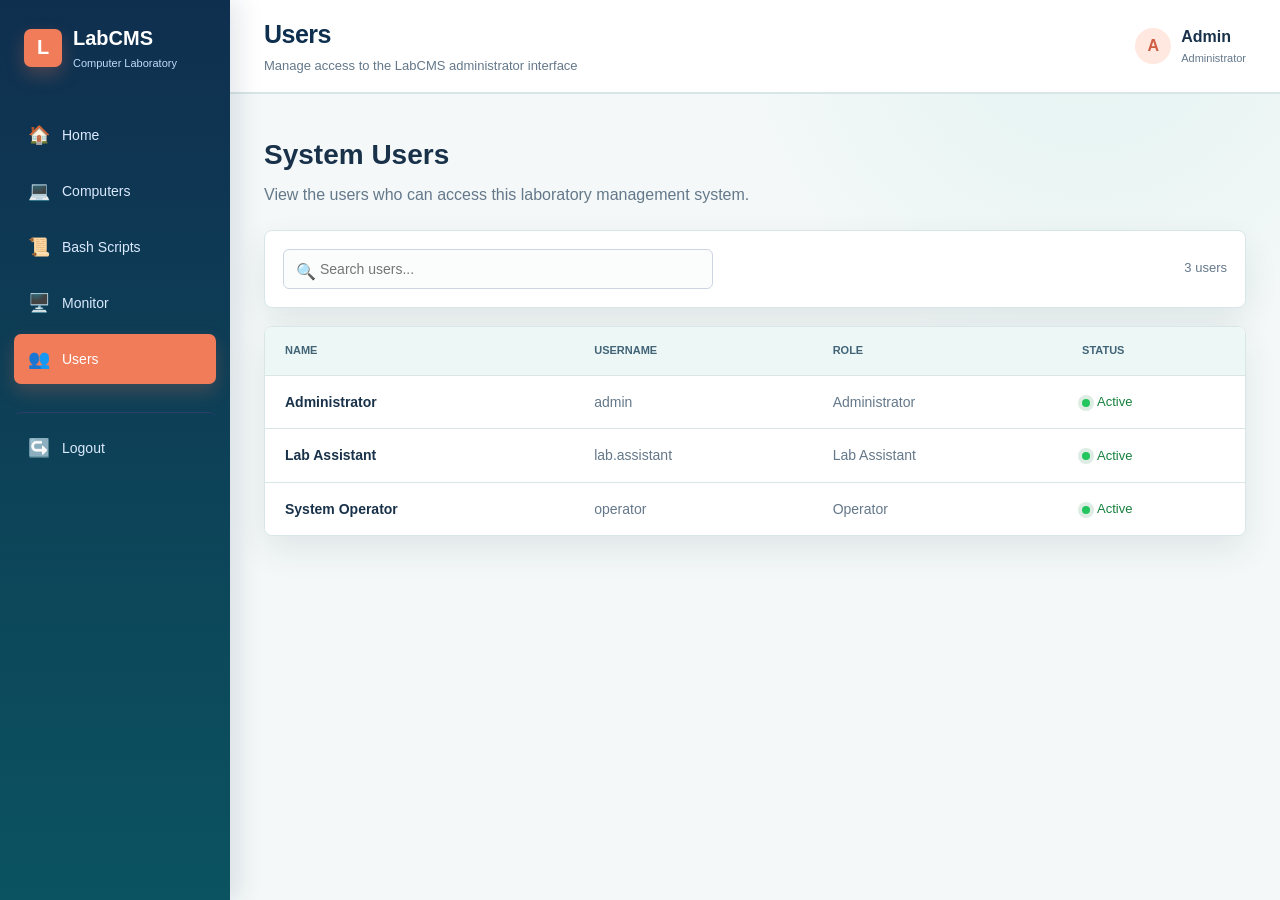
<file: frontend/users.html>
<!DOCTYPE html>
<html lang="en">
<head>
	<meta charset="UTF-8">
	<meta name="viewport" content="width=device-width, initial-scale=1.0">
	<title>Users - LabCMS</title>
	<style>
		:root {
			--navy: #172554;
			--blue: #2563eb;
			--blue-light: #dbeafe;
			--page: #f5f7fb;
			--text: #1f2937;
			--muted: #64748b;
			--line: #e2e8f0;
			--white: #ffffff;
		}

		* {
			box-sizing: border-box;
			margin: 0;
			padding: 0;
		}

		body {
			background: var(--page);
			color: var(--text);
			font-family: Arial, sans-serif;
			min-height: 100vh;
		}

		.sidebar {
			background: var(--navy);
			color: var(--white);
			min-height: 100vh;
			padding: 24px 14px;
			position: fixed;
			width: 230px;
		}

		.brand {
			align-items: center;
			display: flex;
			gap: 11px;
			margin: 0 10px 38px;
		}

		.brand-mark {
			align-items: center;
			background: var(--blue);
			border-radius: 7px;
			display: flex;
			font-size: 20px;
			font-weight: bold;
			height: 38px;
			justify-content: center;
			width: 38px;
		}

		.brand-name {
			font-size: 20px;
		}

		.brand-label {
			color: #bfdbfe;
			font-size: 11px;
			margin-top: 3px;
		}

		.navigation {
			display: grid;
			gap: 6px;
		}

		.navigation a {
			align-items: center;
			border-radius: 7px;
			color: #dbeafe;
			display: flex;
			gap: 12px;
			padding: 12px 14px;
			text-decoration: none;
		}

		.navigation a:hover,
		.navigation a.active {
			background: var(--blue);
			color: var(--white);
		}

		.navigation .icon {
			font-size: 18px;
			text-align: center;
			width: 22px;
		}

		.logout {
			border-top: 1px solid #2d3d69;
			margin-top: 22px;
			padding-top: 22px !important;
		}

		.main {
			margin-left: 230px;
			min-height: 100vh;
		}

		.topbar {
			align-items: center;
			background: var(--white);
			border-bottom: 1px solid var(--line);
			display: flex;
			justify-content: space-between;
			min-height: 76px;
			padding: 16px 34px;
		}

		.topbar h1 {
			font-size: 23px;
		}

		.topbar p {
			color: var(--muted);
			font-size: 13px;
			margin-top: 5px;
		}

		.admin {
			align-items: center;
			display: flex;
			gap: 10px;
		}

		.avatar {
			align-items: center;
			background: var(--blue-light);
			border-radius: 50%;
			color: var(--blue);
			display: flex;
			font-weight: bold;
			height: 36px;
			justify-content: center;
			width: 36px;
		}

		.admin small {
			color: var(--muted);
			display: block;
			font-size: 11px;
			margin-top: 2px;
		}

		.content {
			margin: 0 auto;
			max-width: 1180px;
			padding: 34px;
		}

		.page-heading {
			margin-bottom: 24px;
		}

		.page-heading h2 {
			font-size: 28px;
			margin-bottom: 7px;
		}

		.page-heading p {
			color: var(--muted);
		}

		.toolbar {
			align-items: center;
			background: var(--white);
			border: 1px solid var(--line);
			border-radius: 8px;
			display: flex;
			gap: 14px;
			justify-content: space-between;
			margin-bottom: 18px;
			padding: 18px;
		}

		.search-wrap {
			flex: 1;
			max-width: 430px;
			position: relative;
		}

		.search-wrap span {
			color: var(--muted);
			left: 13px;
			position: absolute;
			top: 11px;
		}

		#searchInput {
			border: 1px solid #cbd5e1;
			border-radius: 6px;
			font-size: 14px;
			padding: 11px 12px 11px 36px;
			width: 100%;
		}

		#searchInput:focus {
			border-color: var(--blue);
			outline: 2px solid var(--blue-light);
		}

		.user-count {
			color: var(--muted);
			font-size: 13px;
			white-space: nowrap;
		}

		.table-shell {
			background: var(--white);
			border: 1px solid var(--line);
			border-radius: 8px;
			overflow-x: auto;
		}

		table {
			border-collapse: collapse;
			min-width: 650px;
			width: 100%;
		}

		th,
		td {
			border-bottom: 1px solid var(--line);
			padding: 16px 20px;
			text-align: left;
		}

		th {
			background: #f8fafc;
			color: #475569;
			font-size: 12px;
			letter-spacing: 0.04em;
			text-transform: uppercase;
		}

		td {
			font-size: 14px;
		}

		tbody tr:last-child td {
			border-bottom: 0;
		}

		.user-name {
			font-weight: bold;
		}

		.username,
		.role {
			color: var(--muted);
		}

		.status {
			align-items: center;
			color: #15803d;
			display: inline-flex;
			font-size: 13px;
			gap: 7px;
		}

		.status::before {
			background: #22c55e;
			border-radius: 50%;
			content: "";
			height: 8px;
			width: 8px;
		}

		.empty-state {
			color: var(--muted);
			display: none;
			padding: 30px;
			text-align: center;
		}

		@media (max-width: 700px) {
			.sidebar {
				min-height: auto;
				padding: 12px;
				position: static;
				width: 100%;
			}

			.brand {
				margin-bottom: 16px;
			}

			.navigation {
				grid-template-columns: repeat(3, 1fr);
			}

			.navigation a {
				font-size: 12px;
				justify-content: center;
				padding: 10px 5px;
			}

			.navigation a .icon {
				display: none;
			}

			.logout {
				border: 0;
				margin: 0;
				padding-top: 10px !important;
			}

			.main {
				margin-left: 0;
			}

			.topbar,
			.content {
				padding: 20px;
			}

			.admin-info {
				display: none;
			}

			.toolbar {
				align-items: stretch;
				flex-direction: column;
			}

			.search-wrap {
				max-width: none;
			}
		}
	</style>
<link rel="stylesheet" href="ui.css">
</head>
<body>
	<aside class="sidebar">
		<div class="brand">
			<div class="brand-mark">L</div>
			<div>
				<div class="brand-name">LabCMS</div>
				<div class="brand-label">Computer Laboratory</div>
			</div>
		</div>

		<nav class="navigation" aria-label="Main navigation">
			<a href="index.html"><span class="icon">🏠</span><span>Home</span></a>
			<a href="computer.html"><span class="icon">💻</span><span>Computers</span></a>
			<a href="scripts.html"><span class="icon">📜</span><span>Bash Scripts</span></a>
			<a href="monitor.html"><span class="icon">🖥️</span><span>Monitor</span></a>
			<a href="users.html" class="active" aria-current="page"><span class="icon">👥</span><span>Users</span></a>
			<a href="#" class="logout"><span class="icon">↪️</span><span>Logout</span></a>
		</nav>
	</aside>

	<main class="main">
		<header class="topbar">
			<div>
				<h1>Users</h1>
				<p>Manage access to the LabCMS administrator interface</p>
			</div>
			<div class="admin">
				<div class="avatar">A</div>
				<div class="admin-info">
					<strong>Admin</strong>
					<small>Administrator</small>
				</div>
			</div>
		</header>

		<section class="content">
			<div class="page-heading">
				<h2>System Users</h2>
				<p>View the users who can access this laboratory management system.</p>
			</div>

			<div class="toolbar">
				<label class="search-wrap" for="searchInput">
					<span>🔍</span>
					<input id="searchInput" type="search" placeholder="Search users..." oninput="filterUsers()">
				</label>
				<span class="user-count" id="userCount">3 users</span>
			</div>

			<div class="table-shell">
				<table>
					<thead>
						<tr>
							<th>Name</th>
							<th>Username</th>
							<th>Role</th>
							<th>Status</th>
						</tr>
					</thead>
					<tbody id="userTableBody">
						<tr>
							<td class="user-name">Administrator</td>
							<td class="username">admin</td>
							<td class="role">Administrator</td>
							<td><span class="status">Active</span></td>
						</tr>
						<tr>
							<td class="user-name">Lab Assistant</td>
							<td class="username">lab.assistant</td>
							<td class="role">Lab Assistant</td>
							<td><span class="status">Active</span></td>
						</tr>
						<tr>
							<td class="user-name">System Operator</td>
							<td class="username">operator</td>
							<td class="role">Operator</td>
							<td><span class="status">Active</span></td>
						</tr>
					</tbody>
				</table>
				<p class="empty-state" id="emptyState">No users match your search.</p>
			</div>
		</section>
	</main>

	<script>
		function filterUsers() {
			var query = document.getElementById("searchInput").value.toLowerCase();
			var rows = document.querySelectorAll("#userTableBody tr");
			var visibleUsers = 0;

			rows.forEach(function (row) {
				var matches = row.textContent.toLowerCase().includes(query);
				row.style.display = matches ? "" : "none";
				if (matches) {
					visibleUsers += 1;
				}
			});

			document.getElementById("userCount").textContent = visibleUsers + (visibleUsers === 1 ? " user" : " users");
			document.getElementById("emptyState").style.display = visibleUsers === 0 ? "block" : "none";
		}
	</script>
<script>document.querySelectorAll('.logout').forEach(function(button){button.addEventListener('click',function(event){event.preventDefault();localStorage.removeItem('labcmsLoggedIn');localStorage.removeItem('labcmsComputers');localStorage.removeItem('labcmsScripts');window.location.href='login.html'})});</script>
</body>
</html>
</file>
<file: frontend/ui.css>
:root{--navy:#0f2f4f;--navy-2:#0b5360;--blue:#0f8b8d;--blue-dark:#09666d;--light:#e7f7f5;--page:#f4f8f8;--text:#19324a;--muted:#64788a;--line:#d9e6e7;--white:#fff;--green:#16805b;--red:#c94b4b;--yellow:#e9a227;--shadow:0 14px 34px rgba(20,55,70,.09)}
*{letter-spacing:0!important}body{background:radial-gradient(circle at 85% 0,#e2f3f1 0,transparent 26%),var(--page);color:var(--text);font-family:"Trebuchet MS",Arial,sans-serif;line-height:1.45}.sidebar{background:linear-gradient(180deg,var(--navy),var(--navy-2));box-shadow:8px 0 24px rgba(15,47,79,.12);z-index:2}.brand-mark{background:#f07c5a;box-shadow:0 8px 18px rgba(240,124,90,.26)}.brand-name{font-weight:700}.navigation a{font-size:14px;transition:background .18s ease,transform .18s ease}.navigation a:hover{background:rgba(255,255,255,.13);transform:translateX(3px)}.navigation a.active{background:#f07c5a;box-shadow:0 8px 18px rgba(240,124,90,.22)}.topbar{box-shadow:0 1px 0 var(--line);position:relative;z-index:1}.topbar h1{color:var(--navy);font-size:25px;letter-spacing:-.5px!important}.topbar p{color:var(--muted)}.avatar{background:#ffe8df;color:#cf5e42}.content{padding-top:42px}.welcome{background:linear-gradient(115deg,#0f8b8d,#1669a3);box-shadow:var(--shadow);position:relative}.welcome:after{background:rgba(255,255,255,.12);border-radius:50%;content:"";height:190px;position:absolute;right:-50px;top:-80px;width:190px}.welcome h2{font-size:32px;letter-spacing:-.7px!important}.welcome-art{position:relative;z-index:1}.stats{gap:20px}.stat,.panel,.form-box,.table-shell,.toolbar{box-shadow:var(--shadow)}.stat{border-top:4px solid #0f8b8d}.stat:nth-child(2){border-top-color:#42a86c}.stat:nth-child(3){border-top-color:#e9a227}.stat-label{font-weight:600}.stat-value{color:var(--navy);font-weight:700}.stat-value.green{color:var(--green)}.stat-value.red{color:var(--red)}.button,.save,.login-button{background:#f07c5a!important;box-shadow:0 8px 16px rgba(240,124,90,.2);font-weight:700;transition:background .18s ease,transform .18s ease,box-shadow .18s ease}.button:hover,.save:hover,.login-button:hover{background:#d96547!important;box-shadow:0 10px 20px rgba(240,124,90,.28);transform:translateY(-1px)}.cancel,.secondary{background:#e4eeee!important;box-shadow:none;color:var(--navy)!important}.toolbar input,.form-box input,.form-box select,.form-box textarea,.field input{background:#fbfdfd;border-color:#b8cecf;border-radius:8px}.toolbar input:focus,.form-box input:focus,.form-box select:focus,.form-box textarea:focus,.field input:focus{border-color:var(--blue);outline:3px solid rgba(15,139,141,.14)}.table-shell{overflow:hidden}.table-shell table{background:var(--white)}th{background:#edf7f6;color:#416477;font-size:11px}td{border-color:var(--line)}tbody tr{transition:background .16s ease}tbody tr:hover{background:#f5fbfa}.action{font-weight:600;transition:transform .16s ease}.action:hover{transform:translateY(-1px)}.copy{background:#e7f2ff;color:#17659a}.edit{background:#fff3d8;color:#9a6816}.remove{background:#ffe7e4;color:#b33d3d}.status:before{box-shadow:0 0 0 4px color-mix(in srgb,currentColor 14%,transparent)}.note,.message,.empty{color:var(--muted)}.login-card{border:0;box-shadow:0 18px 50px rgba(20,55,70,.14);position:relative}.login-card:before{background:#f07c5a;border-radius:10px 10px 0 0;content:"";height:6px;left:0;position:absolute;right:0;top:0}.login-card .brand-mark{margin-top:4px}.login-card h1{color:var(--navy);font-size:30px;letter-spacing:-.5px!important}.login-button{border-radius:8px}.login-card .note{border-top:1px solid var(--line);padding-top:16px}@media(max-width:700px){.content{padding-top:25px}.welcome{border-radius:8px}.welcome h2{font-size:26px}.topbar h1{font-size:22px}.table-shell{border-radius:8px}}
</file>
